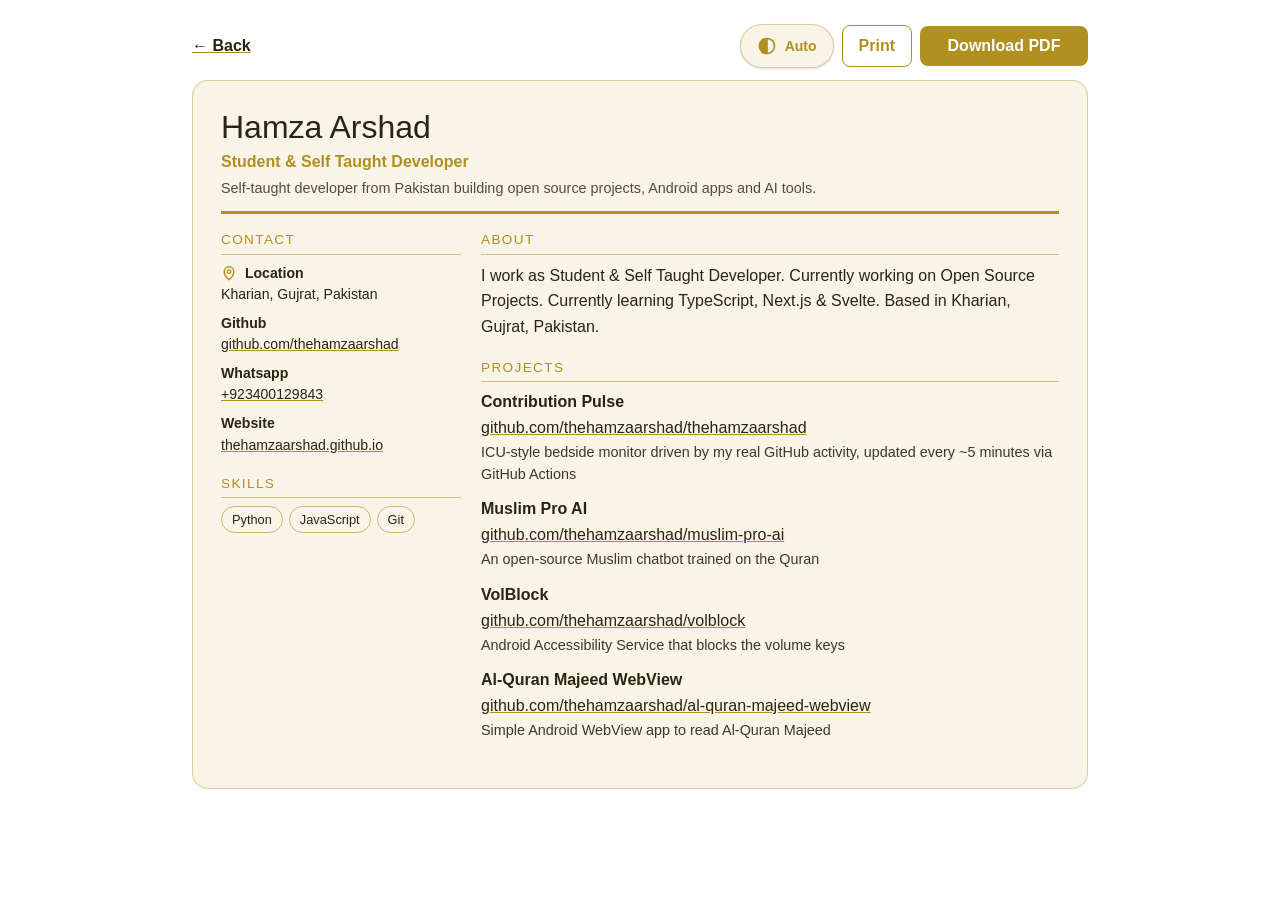
<file: cv.html>
<!doctype html>
<html lang="en">
  <head>
    <meta charset="utf-8" />
    <meta name="viewport" content="width=device-width, initial-scale=1" />
    <meta name="theme-color" content="#ffffff" media="(prefers-color-scheme: light)" />
    <meta name="theme-color" content="#20161F" media="(prefers-color-scheme: dark)" />
    <title>Hamza Arshad</title>
    <link rel="manifest" href="/manifest.webmanifest" />
    <link rel="apple-touch-icon" href="/icon-180.png" />
    <meta name="mobile-web-app-capable" content="yes" />
    <meta name="apple-mobile-web-app-capable" content="yes" />
    <style>
      :root { --theme-bg-rgb: 255 255 255; --theme-card-rgb: 248 244 232; --theme-accent-rgb: 177 144 31; --theme-text-rgb: 43 36 16; color-scheme: light; }
      @media (prefers-color-scheme: dark) {
        :root:not([data-theme="light"]) { --theme-bg-rgb: 32 22 31; --theme-card-rgb: 44 31 43; --theme-accent-rgb: 220 165 76; --theme-text-rgb: 242 230 201; color-scheme: dark; }
      }
      :root[data-theme="dark"] { --theme-bg-rgb: 32 22 31; --theme-card-rgb: 44 31 43; --theme-accent-rgb: 220 165 76; --theme-text-rgb: 242 230 201; color-scheme: dark; }
      :root[data-theme="light"] { --theme-bg-rgb: 255 255 255; --theme-card-rgb: 248 244 232; --theme-accent-rgb: 177 144 31; --theme-text-rgb: 43 36 16; color-scheme: light; }
          .pic-l, .pic-d { }
      :root[data-theme="light"] .pic-d { display: none !important; }
      :root[data-theme="dark"] .pic-l { display: none !important; }
      @media not all and (prefers-color-scheme: dark) { :root:not([data-theme]) .pic-d { display: none !important; } }
      @media (prefers-color-scheme: dark) { :root:not([data-theme]) .pic-l { display: none !important; } }
    </style>
    <script>
      (function () {
        var KEY = 'theme', root = document.documentElement, pending = false;
        function fix() {
          pending = false;
          var mode = root.getAttribute('data-theme');
          var list = document.querySelectorAll('source[media*="prefers-color-scheme"]');
          for (var i = 0; i < list.length; i++) {
            var el = list[i], orig = el.getAttribute('data-orig-media');
            if (!orig) { orig = el.getAttribute('media'); el.setAttribute('data-orig-media', orig); }
            var want = orig;
            if (mode) want = (orig.indexOf('dark') > -1) === (mode === 'dark') ? 'all' : 'not all';
            if (el.getAttribute('media') !== want) el.setAttribute('media', want);
          }
        }
        function apply(mode) {
          if (mode === 'light' || mode === 'dark') root.setAttribute('data-theme', mode);
          else root.removeAttribute('data-theme');
          fix();
        }
        window.__setTheme = function (mode) {
          try { if (mode === 'light' || mode === 'dark') localStorage.setItem(KEY, mode); else localStorage.removeItem(KEY); } catch (e) {}
          apply(mode);
        };
        var saved = null;
        try { saved = localStorage.getItem(KEY); } catch (e) {}
        apply(saved);
        new MutationObserver(function () {
          if (!pending) { pending = true; requestAnimationFrame(fix); }
        }).observe(document, { childList: true, subtree: true });
      })();
    </script>
    <script>
      if ('serviceWorker' in navigator && location.hostname !== 'localhost') {
        window.addEventListener('load', function () {
          navigator.serviceWorker.register('/sw.js').catch(function () {});
        });
      }
    </script>
    <link href="./_app/immutable/entry/start.CNwsMc7J.js" rel="modulepreload">
		<link href="./_app/immutable/chunks/DFQY-lBE.js" rel="modulepreload">
		<link href="./_app/immutable/chunks/CtlT7rMh.js" rel="modulepreload">
		<link href="./_app/immutable/chunks/Bf-sZJEk.js" rel="modulepreload">
		<link href="./_app/immutable/entry/app.C5HGZVRE.js" rel="modulepreload">
		<link href="./_app/immutable/chunks/D0iPZkhj.js" rel="modulepreload">
		<link href="./_app/immutable/chunks/Cqkj3wOs.js" rel="modulepreload">
		<link href="./_app/immutable/chunks/o7G4LTFi.js" rel="modulepreload">
		<link href="./_app/immutable/nodes/0.DEumtQ6v.js" rel="modulepreload">
		<link href="./_app/immutable/chunks/B5Y40uYy.js" rel="modulepreload">
		<link href="./_app/immutable/nodes/3.DnGeOGbZ.js" rel="modulepreload">
		<link href="./_app/immutable/chunks/CJPG_qFQ.js" rel="modulepreload">
		<!--14tzwpa--><!----><title>Hamza Arshad | CV</title>
		<link href="./_app/immutable/assets/0.KOdegmbR.css" rel="stylesheet">
		<link href="./_app/immutable/assets/3.DJzPoYLz.css" rel="stylesheet">
  </head>
  <body data-sveltekit-preload-data="hover">
    <div style="display: contents"><!--[--><!--[0--><!--[--><!--[--><!--[--><main class="cv-wrap min-h-screen bg-theme-bg p-4 text-theme-text svelte-14tzwpa"><div class="no-print mx-auto mb-3 flex max-w-4xl items-center justify-between pt-2 svelte-14tzwpa"><a href="/" class="font-semibold text-theme-accent underline svelte-14tzwpa">← Back</a> <div class="flex items-center gap-2 svelte-14tzwpa"><button type="button" aria-label="Theme: Auto. Tap to change" class="relative z-50 flex h-11 min-w-[44px] items-center justify-center gap-2 rounded-full border border-theme-accent/40 bg-theme-card px-4 text-sm font-semibold text-theme-accent shadow"><svg viewBox="0 0 24 24" class="h-5 w-5" fill="none" stroke="currentColor" stroke-width="2" stroke-linecap="round" stroke-linejoin="round" aria-hidden="true"><!--[-1--><circle cx="12" cy="12" r="9"></circle><path d="M12 3a9 9 0 0 0 0 18z" fill="currentColor"></path><!--]--></svg> <span>Auto</span></button><!----> <button class="pr hidden rounded-lg border border-theme-accent px-4 py-2 font-semibold text-theme-accent md:inline-block svelte-14tzwpa">Print</button> <a class="dl rounded-lg bg-theme-accent px-4 py-2 font-semibold svelte-14tzwpa" href="/cv.pdf" download="Hamza_Arshad_CV.pdf" aria-live="polite">Download PDF</a></div></div> <article id="cv-doc" class="cv mx-auto max-w-4xl rounded-2xl border border-theme-accent/40 bg-theme-card p-7 svelte-14tzwpa"><header class="head svelte-14tzwpa"><h1 class="svelte-14tzwpa">Hamza Arshad</h1> <p class="role text-theme-accent svelte-14tzwpa">Student &amp; Self Taught Developer</p> <p class="tag svelte-14tzwpa">Self-taught developer from Pakistan building open source projects, Android apps and AI tools.</p></header> <div class="grid svelte-14tzwpa"><aside class="svelte-14tzwpa"><section class="svelte-14tzwpa"><h2 class="svelte-14tzwpa">Contact</h2> <ul class="plain svelte-14tzwpa"><!--[0--><li class="svelte-14tzwpa"><b class="svelte-14tzwpa"><img src="/assets/icon-location-light.svg" alt="" class="pic-l ico mr-1 inline-block h-4 w-4 align-text-bottom"/> <img src="/assets/icon-location-dark.svg" alt="" aria-hidden="true" class="pic-d ico mr-1 inline-block h-4 w-4 align-text-bottom"/><!---->Location</b><br class="svelte-14tzwpa"/>Kharian, Gujrat, Pakistan</li><!--]--> <!--[--><li class="svelte-14tzwpa"><b class="svelte-14tzwpa">Github</b><br class="svelte-14tzwpa"/><a href="https://github.com/thehamzaarshad" class="svelte-14tzwpa">github.com/thehamzaarshad</a></li><li class="svelte-14tzwpa"><b class="svelte-14tzwpa">Whatsapp</b><br class="svelte-14tzwpa"/><a href="https://wa.me/923400129843" class="svelte-14tzwpa">+923400129843</a></li><li class="svelte-14tzwpa"><b class="svelte-14tzwpa">Website</b><br class="svelte-14tzwpa"/><a href="https://thehamzaarshad.github.io" class="svelte-14tzwpa">thehamzaarshad.github.io</a></li><!--]--></ul></section> <section class="svelte-14tzwpa"><h2 class="svelte-14tzwpa">Skills</h2> <div class="chips svelte-14tzwpa"><!--[--><span class="svelte-14tzwpa">Python</span><span class="svelte-14tzwpa">JavaScript</span><span class="svelte-14tzwpa">Git</span><!--]--></div></section> <!--[--><!--]--></aside> <div class="body svelte-14tzwpa"><section class="svelte-14tzwpa"><h2 class="svelte-14tzwpa">About</h2> <p class="about svelte-14tzwpa">I work as Student &amp; Self Taught Developer. Currently working on Open Source Projects. Currently learning TypeScript, Next.js &amp; Svelte. Based in Kharian, Gujrat, Pakistan.</p></section> <!--[--><section class="svelte-14tzwpa"><h2 class="svelte-14tzwpa">Projects</h2> <!--[0--><!--[--><div class="item svelte-14tzwpa"><div class="row svelte-14tzwpa"><b class="svelte-14tzwpa">Contribution Pulse</b> <!--[0--><a href="https://github.com/thehamzaarshad/thehamzaarshad" class="svelte-14tzwpa">github.com/thehamzaarshad/thehamzaarshad</a><!--]--></div> <!--[0--><p class="svelte-14tzwpa">ICU-style bedside monitor driven by my real GitHub activity, updated every ~5 minutes via GitHub Actions</p><!--]--></div><div class="item svelte-14tzwpa"><div class="row svelte-14tzwpa"><b class="svelte-14tzwpa">Muslim Pro AI</b> <!--[0--><a href="https://github.com/thehamzaarshad/muslim-pro-ai" class="svelte-14tzwpa">github.com/thehamzaarshad/muslim-pro-ai</a><!--]--></div> <!--[0--><p class="svelte-14tzwpa">An open-source Muslim chatbot trained on the Quran</p><!--]--></div><div class="item svelte-14tzwpa"><div class="row svelte-14tzwpa"><b class="svelte-14tzwpa">VolBlock</b> <!--[0--><a href="https://github.com/thehamzaarshad/volblock" class="svelte-14tzwpa">github.com/thehamzaarshad/volblock</a><!--]--></div> <!--[0--><p class="svelte-14tzwpa">Android Accessibility Service that blocks the volume keys</p><!--]--></div><div class="item svelte-14tzwpa"><div class="row svelte-14tzwpa"><b class="svelte-14tzwpa">Al-Quran Majeed WebView</b> <!--[0--><a href="https://github.com/thehamzaarshad/al-quran-majeed-webview" class="svelte-14tzwpa">github.com/thehamzaarshad/al-quran-majeed-webview</a><!--]--></div> <!--[0--><p class="svelte-14tzwpa">Simple Android WebView app to read Al-Quran Majeed</p><!--]--></div><!--]--><!--]--></section><!--]--></div></div></article></main><!--]--><!--]--><!--]--><!--]--> <!--[-1--><!--]--><!--]-->
			
			<script>
				{
					__sveltekit_15stqri = {
						base: new URL(".", location).pathname.slice(0, -1)
					};

					const element = document.currentScript.parentElement;

					Promise.all([
						import("./_app/immutable/entry/start.CNwsMc7J.js"),
						import("./_app/immutable/entry/app.C5HGZVRE.js")
					]).then(([kit, app]) => {
						kit.start(app, element, {
							node_ids: [0, 3],
							data: [null,null],
							form: null,
							error: null
						});
					});
				}
			</script>
		</div>
  </body>
</html>
</file>
<file: _app/immutable/assets/0.KOdegmbR.css>
*,:before,:after{--tw-border-spacing-x: 0;--tw-border-spacing-y: 0;--tw-translate-x: 0;--tw-translate-y: 0;--tw-rotate: 0;--tw-skew-x: 0;--tw-skew-y: 0;--tw-scale-x: 1;--tw-scale-y: 1;--tw-pan-x: ;--tw-pan-y: ;--tw-pinch-zoom: ;--tw-scroll-snap-strictness: proximity;--tw-gradient-from-position: ;--tw-gradient-via-position: ;--tw-gradient-to-position: ;--tw-ordinal: ;--tw-slashed-zero: ;--tw-numeric-figure: ;--tw-numeric-spacing: ;--tw-numeric-fraction: ;--tw-ring-inset: ;--tw-ring-offset-width: 0px;--tw-ring-offset-color: #fff;--tw-ring-color: rgb(59 130 246 / .5);--tw-ring-offset-shadow: 0 0 #0000;--tw-ring-shadow: 0 0 #0000;--tw-shadow: 0 0 #0000;--tw-shadow-colored: 0 0 #0000;--tw-blur: ;--tw-brightness: ;--tw-contrast: ;--tw-grayscale: ;--tw-hue-rotate: ;--tw-invert: ;--tw-saturate: ;--tw-sepia: ;--tw-drop-shadow: ;--tw-backdrop-blur: ;--tw-backdrop-brightness: ;--tw-backdrop-contrast: ;--tw-backdrop-grayscale: ;--tw-backdrop-hue-rotate: ;--tw-backdrop-invert: ;--tw-backdrop-opacity: ;--tw-backdrop-saturate: ;--tw-backdrop-sepia: ;--tw-contain-size: ;--tw-contain-layout: ;--tw-contain-paint: ;--tw-contain-style: }::backdrop{--tw-border-spacing-x: 0;--tw-border-spacing-y: 0;--tw-translate-x: 0;--tw-translate-y: 0;--tw-rotate: 0;--tw-skew-x: 0;--tw-skew-y: 0;--tw-scale-x: 1;--tw-scale-y: 1;--tw-pan-x: ;--tw-pan-y: ;--tw-pinch-zoom: ;--tw-scroll-snap-strictness: proximity;--tw-gradient-from-position: ;--tw-gradient-via-position: ;--tw-gradient-to-position: ;--tw-ordinal: ;--tw-slashed-zero: ;--tw-numeric-figure: ;--tw-numeric-spacing: ;--tw-numeric-fraction: ;--tw-ring-inset: ;--tw-ring-offset-width: 0px;--tw-ring-offset-color: #fff;--tw-ring-color: rgb(59 130 246 / .5);--tw-ring-offset-shadow: 0 0 #0000;--tw-ring-shadow: 0 0 #0000;--tw-shadow: 0 0 #0000;--tw-shadow-colored: 0 0 #0000;--tw-blur: ;--tw-brightness: ;--tw-contrast: ;--tw-grayscale: ;--tw-hue-rotate: ;--tw-invert: ;--tw-saturate: ;--tw-sepia: ;--tw-drop-shadow: ;--tw-backdrop-blur: ;--tw-backdrop-brightness: ;--tw-backdrop-contrast: ;--tw-backdrop-grayscale: ;--tw-backdrop-hue-rotate: ;--tw-backdrop-invert: ;--tw-backdrop-opacity: ;--tw-backdrop-saturate: ;--tw-backdrop-sepia: ;--tw-contain-size: ;--tw-contain-layout: ;--tw-contain-paint: ;--tw-contain-style: }*,:before,:after{box-sizing:border-box;border-width:0;border-style:solid;border-color:#e5e7eb}:before,:after{--tw-content: ""}html,:host{line-height:1.5;-webkit-text-size-adjust:100%;-moz-tab-size:4;-o-tab-size:4;tab-size:4;font-family:ui-sans-serif,system-ui,sans-serif,"Apple Color Emoji","Segoe UI Emoji",Segoe UI Symbol,"Noto Color Emoji";font-feature-settings:normal;font-variation-settings:normal;-webkit-tap-highlight-color:transparent}body{margin:0;line-height:inherit}hr{height:0;color:inherit;border-top-width:1px}abbr:where([title]){-webkit-text-decoration:underline dotted;text-decoration:underline dotted}h1,h2,h3,h4,h5,h6{font-size:inherit;font-weight:inherit}a{color:inherit;text-decoration:inherit}b,strong{font-weight:bolder}code,kbd,samp,pre{font-family:ui-monospace,SFMono-Regular,Menlo,Monaco,Consolas,Liberation Mono,Courier New,monospace;font-feature-settings:normal;font-variation-settings:normal;font-size:1em}small{font-size:80%}sub,sup{font-size:75%;line-height:0;position:relative;vertical-align:baseline}sub{bottom:-.25em}sup{top:-.5em}table{text-indent:0;border-color:inherit;border-collapse:collapse}button,input,optgroup,select,textarea{font-family:inherit;font-feature-settings:inherit;font-variation-settings:inherit;font-size:100%;font-weight:inherit;line-height:inherit;letter-spacing:inherit;color:inherit;margin:0;padding:0}button,select{text-transform:none}button,input:where([type=button]),input:where([type=reset]),input:where([type=submit]){-webkit-appearance:button;background-color:transparent;background-image:none}:-moz-focusring{outline:auto}:-moz-ui-invalid{box-shadow:none}progress{vertical-align:baseline}::-webkit-inner-spin-button,::-webkit-outer-spin-button{height:auto}[type=search]{-webkit-appearance:textfield;outline-offset:-2px}::-webkit-search-decoration{-webkit-appearance:none}::-webkit-file-upload-button{-webkit-appearance:button;font:inherit}summary{display:list-item}blockquote,dl,dd,h1,h2,h3,h4,h5,h6,hr,figure,p,pre{margin:0}fieldset{margin:0;padding:0}legend{padding:0}ol,ul,menu{list-style:none;margin:0;padding:0}dialog{padding:0}textarea{resize:vertical}input::-moz-placeholder,textarea::-moz-placeholder{opacity:1;color:#9ca3af}input::placeholder,textarea::placeholder{opacity:1;color:#9ca3af}button,[role=button]{cursor:pointer}:disabled{cursor:default}img,svg,video,canvas,audio,iframe,embed,object{display:block;vertical-align:middle}img,video{max-width:100%;height:auto}[hidden]:where(:not([hidden=until-found])){display:none}.sr-only{position:absolute;width:1px;height:1px;padding:0;margin:-1px;overflow:hidden;clip:rect(0,0,0,0);white-space:nowrap;border-width:0}.relative{position:relative}.z-50{z-index:50}.mx-auto{margin-left:auto;margin-right:auto}.my-6{margin-top:1.5rem;margin-bottom:1.5rem}.mb-3{margin-bottom:.75rem}.mb-6{margin-bottom:1.5rem}.mr-1{margin-right:.25rem}.mr-2{margin-right:.5rem}.mr-3{margin-right:.75rem}.mt-1{margin-top:.25rem}.mt-2{margin-top:.5rem}.mt-3{margin-top:.75rem}.mt-4{margin-top:1rem}.mt-5{margin-top:1.25rem}.mt-6{margin-top:1.5rem}.block{display:block}.inline-block{display:inline-block}.flex{display:flex}.grid{display:grid}.contents{display:contents}.hidden{display:none}.h-10{height:2.5rem}.h-11{height:2.75rem}.h-12{height:3rem}.h-28{height:7rem}.h-4{height:1rem}.h-5{height:1.25rem}.min-h-screen{min-height:100vh}.w-28{width:7rem}.w-4{width:1rem}.w-5{width:1.25rem}.w-full{width:100%}.min-w-\[44px\]{min-width:44px}.max-w-4xl{max-width:56rem}.max-w-md{max-width:28rem}.max-w-xl{max-width:36rem}.cursor-pointer{cursor:pointer}.flex-wrap{flex-wrap:wrap}.items-center{align-items:center}.items-baseline{align-items:baseline}.items-stretch{align-items:stretch}.justify-end{justify-content:flex-end}.justify-center{justify-content:center}.justify-between{justify-content:space-between}.gap-2{gap:.5rem}.gap-3{gap:.75rem}.space-y-2>:not([hidden])~:not([hidden]){--tw-space-y-reverse: 0;margin-top:calc(.5rem * calc(1 - var(--tw-space-y-reverse)));margin-bottom:calc(.5rem * var(--tw-space-y-reverse))}.space-y-3>:not([hidden])~:not([hidden]){--tw-space-y-reverse: 0;margin-top:calc(.75rem * calc(1 - var(--tw-space-y-reverse)));margin-bottom:calc(.75rem * var(--tw-space-y-reverse))}.rounded-2xl{border-radius:1rem}.rounded-full{border-radius:9999px}.rounded-lg{border-radius:.5rem}.rounded-xl{border-radius:.75rem}.border{border-width:1px}.border-2{border-width:2px}.border-theme-accent{--tw-border-opacity: 1;border-color:rgb(var(--theme-accent-rgb) / var(--tw-border-opacity, 1))}.border-theme-accent\/20{border-color:rgb(var(--theme-accent-rgb) / .2)}.border-theme-accent\/40{border-color:rgb(var(--theme-accent-rgb) / .4)}.bg-theme-accent{--tw-bg-opacity: 1;background-color:rgb(var(--theme-accent-rgb) / var(--tw-bg-opacity, 1))}.bg-theme-bg{--tw-bg-opacity: 1;background-color:rgb(var(--theme-bg-rgb) / var(--tw-bg-opacity, 1))}.bg-theme-card{--tw-bg-opacity: 1;background-color:rgb(var(--theme-card-rgb) / var(--tw-bg-opacity, 1))}.object-cover{-o-object-fit:cover;object-fit:cover}.p-3{padding:.75rem}.p-4{padding:1rem}.p-7{padding:1.75rem}.px-4{padding-left:1rem;padding-right:1rem}.py-2{padding-top:.5rem;padding-bottom:.5rem}.py-3{padding-top:.75rem;padding-bottom:.75rem}.pb-6{padding-bottom:1.5rem}.pt-2{padding-top:.5rem}.pt-4{padding-top:1rem}.text-left{text-align:left}.text-center{text-align:center}.align-text-bottom{vertical-align:text-bottom}.text-2xl{font-size:1.5rem;line-height:2rem}.text-sm{font-size:.875rem;line-height:1.25rem}.text-xl{font-size:1.25rem;line-height:1.75rem}.text-xs{font-size:.75rem;line-height:1rem}.font-bold{font-weight:700}.font-semibold{font-weight:600}.uppercase{text-transform:uppercase}.tabular-nums{--tw-numeric-spacing: tabular-nums;font-variant-numeric:var(--tw-ordinal) var(--tw-slashed-zero) var(--tw-numeric-figure) var(--tw-numeric-spacing) var(--tw-numeric-fraction)}.text-theme-accent{--tw-text-opacity: 1;color:rgb(var(--theme-accent-rgb) / var(--tw-text-opacity, 1))}.text-theme-bg{--tw-text-opacity: 1;color:rgb(var(--theme-bg-rgb) / var(--tw-text-opacity, 1))}.text-theme-text{--tw-text-opacity: 1;color:rgb(var(--theme-text-rgb) / var(--tw-text-opacity, 1))}.text-theme-text\/80{color:rgb(var(--theme-text-rgb) / .8)}.underline{text-decoration-line:underline}.opacity-70{opacity:.7}.shadow{--tw-shadow: 0 1px 3px 0 rgb(0 0 0 / .1), 0 1px 2px -1px rgb(0 0 0 / .1);--tw-shadow-colored: 0 1px 3px 0 var(--tw-shadow-color), 0 1px 2px -1px var(--tw-shadow-color);box-shadow:var(--tw-ring-offset-shadow, 0 0 #0000),var(--tw-ring-shadow, 0 0 #0000),var(--tw-shadow)}.shadow-lg{--tw-shadow: 0 10px 15px -3px rgb(0 0 0 / .1), 0 4px 6px -4px rgb(0 0 0 / .1);--tw-shadow-colored: 0 10px 15px -3px var(--tw-shadow-color), 0 4px 6px -4px var(--tw-shadow-color);box-shadow:var(--tw-ring-offset-shadow, 0 0 #0000),var(--tw-ring-shadow, 0 0 #0000),var(--tw-shadow)}.filter{filter:var(--tw-blur) var(--tw-brightness) var(--tw-contrast) var(--tw-grayscale) var(--tw-hue-rotate) var(--tw-invert) var(--tw-saturate) var(--tw-sepia) var(--tw-drop-shadow)}.transition{transition-property:color,background-color,border-color,text-decoration-color,fill,stroke,opacity,box-shadow,transform,filter,backdrop-filter;transition-timing-function:cubic-bezier(.4,0,.2,1);transition-duration:.15s}body{background-color:rgb(var(--theme-bg-rgb));color:rgb(var(--theme-text-rgb));transition:background-color .2s,color .2s}::-webkit-scrollbar{width:10px}::-webkit-scrollbar-thumb{background:rgb(var(--theme-accent-rgb));border-radius:15px}:focus-visible{outline:3px solid rgb(var(--theme-accent-rgb));outline-offset:3px;border-radius:6px}@media (prefers-reduced-motion: reduce){*,*:before,*:after{animation-duration:.01ms!important;animation-iteration-count:1!important;transition-duration:.01ms!important;scroll-behavior:auto!important}}body{font-family:Poppins,Segoe UI,Helvetica,Arial,sans-serif}.disabled\:opacity-60:disabled{opacity:.6}@media (min-width: 640px){.sm\:w-\[48\%\]{width:48%}.sm\:grid-cols-2{grid-template-columns:repeat(2,minmax(0,1fr))}}@media (min-width: 768px){.md\:inline-block{display:inline-block}}
</file>
<file: _app/immutable/assets/3.DJzPoYLz.css>
.cv-wrap.svelte-14tzwpa{font-family:Poppins,Segoe UI,Helvetica,Arial,sans-serif;line-height:1.5}.head.svelte-14tzwpa{border-bottom:3px solid rgb(var(--theme-accent-rgb));padding-bottom:12px;margin-bottom:16px}h1.svelte-14tzwpa{margin:0;font-size:2rem;line-height:1.15}.role.svelte-14tzwpa{margin:4px 0 0;font-weight:600}.tag.svelte-14tzwpa{margin:4px 0 0;font-size:.9rem;opacity:.8}.grid.svelte-14tzwpa{display:grid;grid-template-columns:1fr;gap:20px}@media (min-width: 720px){.grid.svelte-14tzwpa{grid-template-columns:240px 1fr}}section.svelte-14tzwpa{margin-bottom:18px;-moz-column-break-inside:avoid;break-inside:avoid}h2.svelte-14tzwpa{margin:0 0 8px;font-size:.85rem;letter-spacing:.1em;text-transform:uppercase;color:rgb(var(--theme-accent-rgb));border-bottom:1px solid rgb(var(--theme-accent-rgb) / .5);padding-bottom:3px}a.svelte-14tzwpa{color:inherit;text-decoration:underline;text-decoration-color:rgb(var(--theme-accent-rgb));word-break:break-word}ul.svelte-14tzwpa{margin:0;padding:0}.plain.svelte-14tzwpa{list-style:none}.plain.svelte-14tzwpa li:where(.svelte-14tzwpa){margin-bottom:8px;font-size:.88rem}.bullets.svelte-14tzwpa{padding-left:1.1rem}.bullets.svelte-14tzwpa li:where(.svelte-14tzwpa){margin-bottom:4px}.chips.svelte-14tzwpa{display:flex;flex-wrap:wrap;gap:6px}.chips.svelte-14tzwpa span:where(.svelte-14tzwpa){white-space:nowrap;padding:3px 10px;border-radius:999px;font-size:.8rem;border:1px solid rgb(var(--theme-accent-rgb) / .6)}.item.svelte-14tzwpa{margin-bottom:12px;-moz-column-break-inside:avoid;break-inside:avoid}.row.svelte-14tzwpa{display:flex;flex-direction:column;gap:2px}.item.svelte-14tzwpa p:where(.svelte-14tzwpa){margin:2px 0 0;font-size:.9rem;opacity:.9}.dl.svelte-14tzwpa{display:inline-block;text-align:center;text-decoration:none;color:rgb(var(--theme-bg-rgb));min-width:10.5rem;cursor:pointer;transition:background .2s,opacity .2s}.dl.svelte-14tzwpa:disabled{opacity:.85;cursor:default}.about.svelte-14tzwpa{line-height:1.6;margin:0}.pr.svelte-14tzwpa{cursor:pointer;background:transparent}.kv.svelte-14tzwpa{display:grid;grid-template-columns:110px minmax(0,1fr);gap:6px 12px;margin:0;align-items:baseline}.kv.svelte-14tzwpa dt:where(.svelte-14tzwpa){font-weight:700;opacity:.75;font-size:.88rem;line-height:1.5}.kv.svelte-14tzwpa dd:where(.svelte-14tzwpa){margin:0}@media print{@page{size:A4;margin:14mm}html,body{background:#fff!important}.no-print.svelte-14tzwpa,.no-print{display:none!important}.cv-wrap.svelte-14tzwpa{--theme-bg-rgb: 255 255 255;--theme-card-rgb: 255 255 255;--theme-text-rgb: 17 17 17;--theme-accent-rgb: 138 109 18;padding:0;min-height:0}.cv.svelte-14tzwpa{border:0;border-radius:0;padding:0;max-width:none}.grid.svelte-14tzwpa{grid-template-columns:220px 1fr}section.svelte-14tzwpa{-moz-column-break-inside:auto;break-inside:auto}h2.svelte-14tzwpa{-moz-column-break-after:avoid;break-after:avoid}button[aria-label^=Theme],.cv.svelte-14tzwpa .pic-d{display:none!important}.cv.svelte-14tzwpa .pic-l{display:inline-block!important}.svelte-14tzwpa{print-color-adjust:exact;-webkit-print-color-adjust:exact}}
</file>
